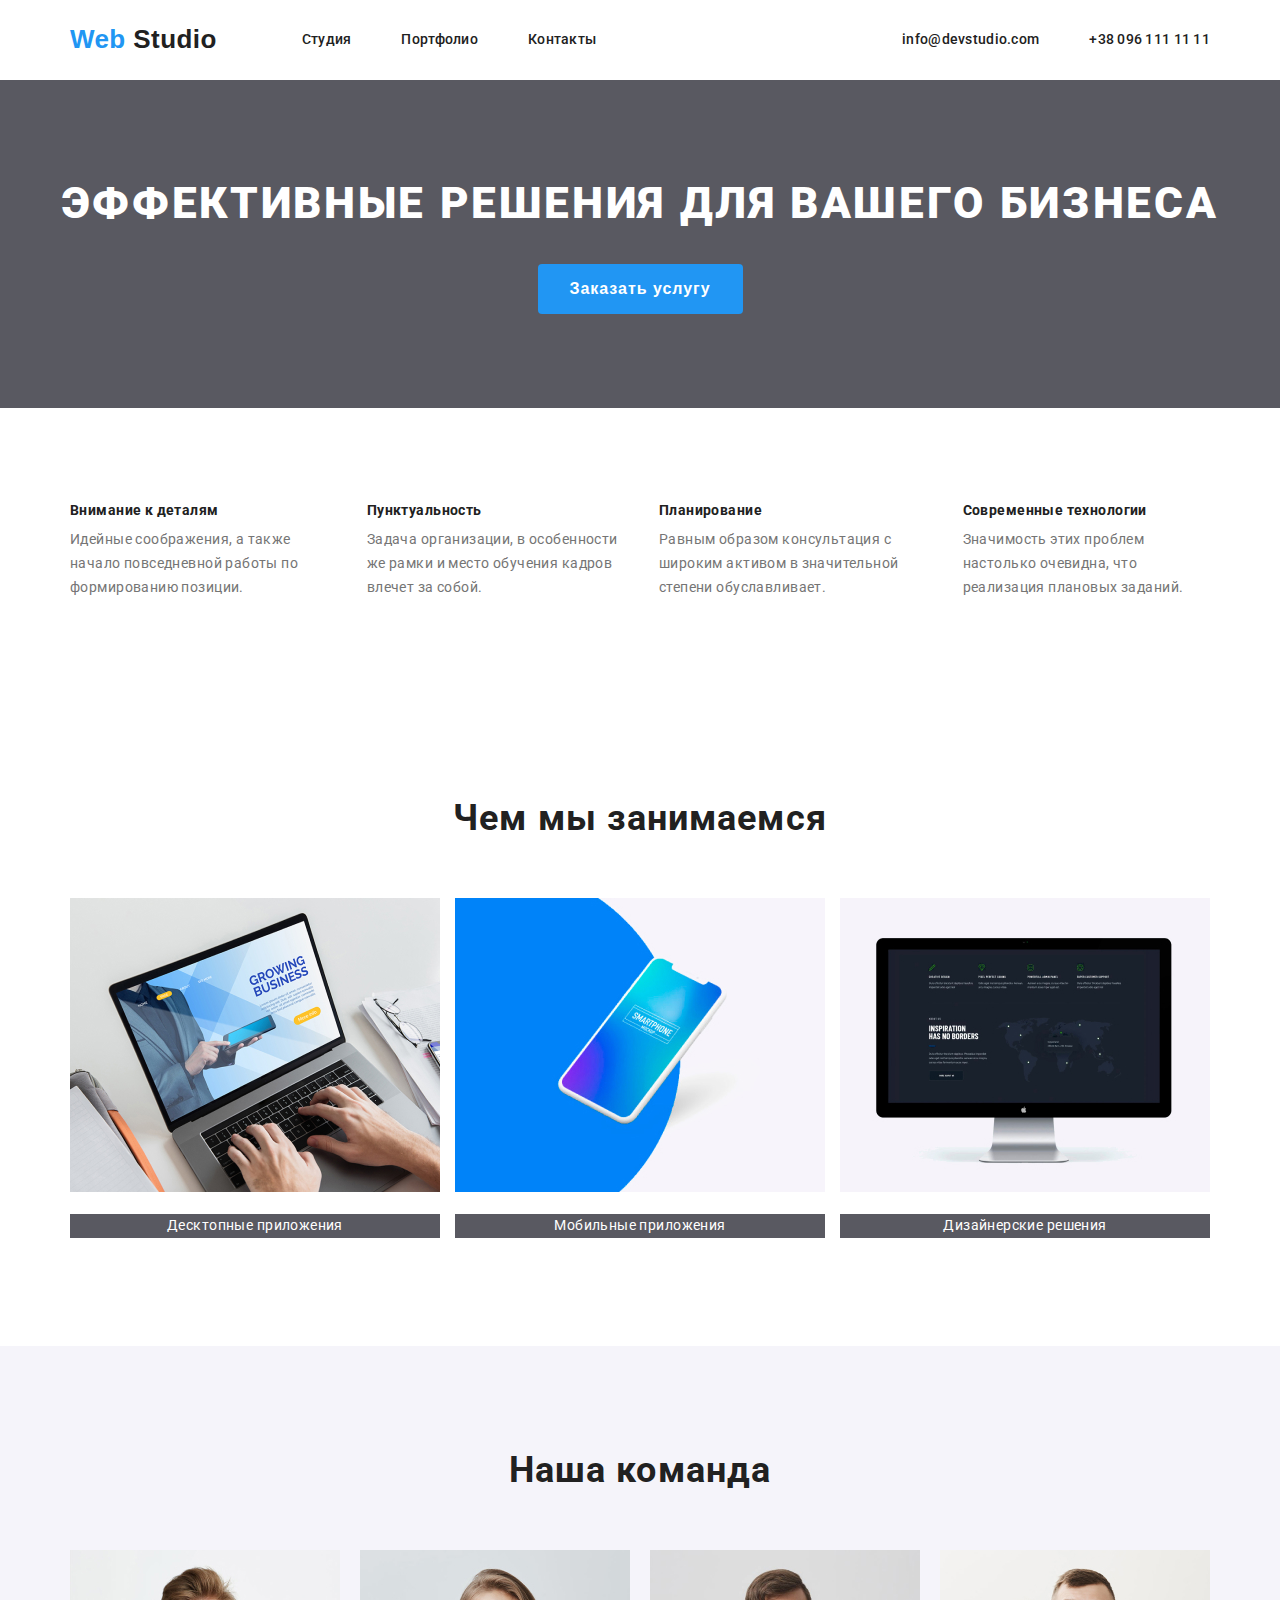
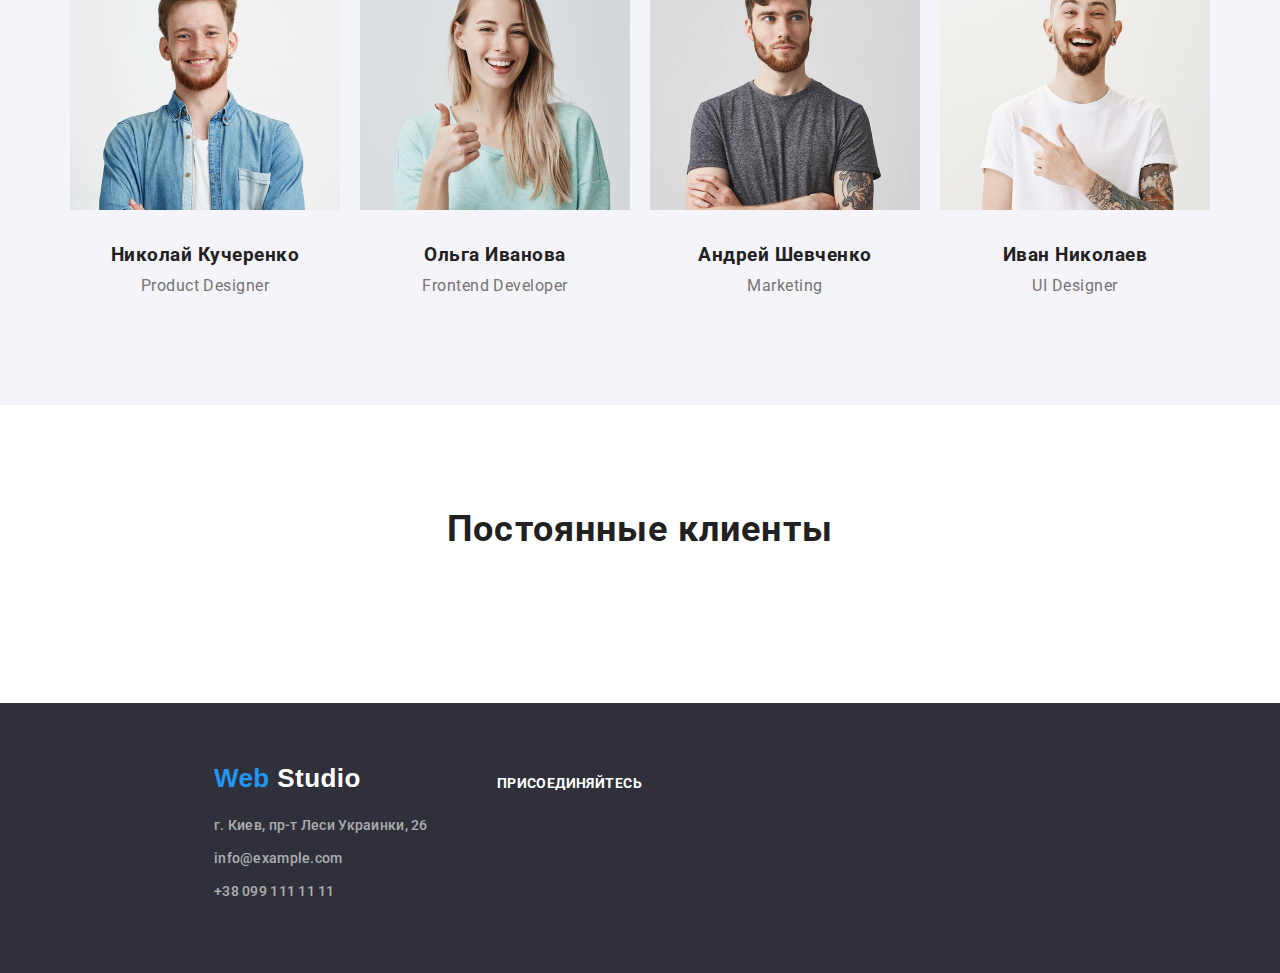
<file: index.html>
<!DOCTYPE html>
<html lang="ru">
  <head>
    <meta charset="UTF-8" />
    <meta name="viewport" content="width=device-width, initial-scale=1.0" />
    <title>Document</title>
    <link href="https://fonts.googleapis.com/css2?family=Roboto:ital,wght@0,300;0,400;0,500;0,700;0,900;1,300;1,400;1,500;1,700;1,900&display=swap" rel="stylesheet" />
    <link rel="stylesheet" href="./css/styles.css" />
  </head>

  <body>
    <header class="page-header">
      <div class="container flexbox">
      <nav class="navigation">
        <a href="./index.html" class="logo">
          <span class="web-logo">Web</span>
          Studio
        </a>
        <ul class="list menu-list">
          <li class="menu-item"><a href="" class="menu-link">Студия</a></li>
          <li class="menu-item"><a href="./portfolio.html" class="menu-link">Портфолио</a></li>
          <li class="menu-item"><a href="" class="menu-link">Контакты</a></li>
        </ul>
      </nav>

      <!--Contacs-->
      <ul class="list link flexbox">
        <li>
          <a href="mailto:info@devstudio.com" class="contacts-link mail">info@devstudio.com</a>
        </li>
        <li>
          <a href="tel:+380961111111" class="contacts-link">+38 096 111 11 11</a>
        </li>
      </ul>
    </div>
    </header>
    <!--First section-->

    <div>
      <section class="hero default-section">
        <h1 class="page-title">Эффективные решения для вашего бизнеса</h1>
        <button class="btn-studio">Заказать услугу</button>
      </section>
    </div>
    <!--Second section-->
    <section class="default-section">
      <div class="container">
      <ul class="list about-us">
        <li class="about-us-item">
          <h2 class="section-headlines">Внимание к деталям</h2>
          <p class="title-label">
            Идейные соображения, а также начало повседневной работы по формированию позиции.
          </p>
        </li>
        <li class="about-us-item">
          <h2 class="section-headlines">Пунктуальность</h2>
          <p class="title-label">
            Задача организации, в особенности же рамки и место обучения кадров влечет за собой.
          </p>
        </li>
        <li class="about-us-item">
          <h2 class="section-headlines">Планирование</h2>
          <p class="title-label">
            Равным образом консультация с широким активом в значительной степени обуславливает.
          </p>
        </li>
        <li class="about-us-item">
          <h2 class="section-headlines">Современные технологии</h2>
          <p class="title-label">
            Значимость этих проблем настолько очевидна, что реализация плановых заданий.
          </p>
        </li>
      </ul>
    </div>
    </section>
    <!--Third section-->
    <section class="default-section">
      <div class="container">
      <h2 class="section-title">Чем мы занимаемся</h2>
      <ul class="list device-info">
        <li class="device-info-link">
          <img src="./images/device/img1.jpg" alt="ноутбук на столе" width="370" />
          <p class="device-info-text">Десктопные приложения</p>
        </li>
        <li class="device-info-link">
          <img src="./images/device/img2.jpg" alt="смартфон" width="370" />
          <p class="device-info-text">Мобильные приложения</p>
        </li class="device-info-link">
        <li>
          <img src="./images/device/img3.jpg" alt="дизайн" width="370" />
          <p class="device-info-text">Дизайнерские решения</p>
        </li>
      </ul>
    </div>
    </section>
    <!--Our team!-->
    <section class="default-section background-our-team">
      <div class="container">
      <h2 class="section-title">Наша команда</h2>
      <ul class="list section-team all-team">
        <li class="all-team-command">
          <img class="all-team-photo" src="./images/team/nikolay.jpg" alt="Дизайнер Николай Кучеренко" width="270" />
          <h3 class="all-team-name">Николай Кучеренко</h3>
          <p class="professions-team">Product Designer</p>
          <ul class="list">
            <li>
              <a href="https://www.instagram.com/" target="_blank" rel="noopener noreferrer" aria-label="ссылка Instagram"></a>
            </li>
            <li>
              <a href="https://twitter.com/" target="_blank" rel="noopener noreferrer" aria-label="ссылка Twitter"></a>
            </li>
            <li>
              <a href="https://www.facebook.com/" target="_blank" rel="noopener noreferrer" aria-label="ссылка Facebook"></a>
            </li>
            <li>
              <a href="https://www.linkedin.com/" target="_blank" rel="noopener noreferrer" aria-label="ссылка Linkedin"></a>
            </li>
          </ul>
        </li>
        <li class="all-team-command">
          <img class="all-team-photo" src="./images/team/olga.jpg" alt="Фронтенд разработчик" width="270" />
          <h3 class="all-team-name">Ольга Иванова</h3>
          <p class="professions-team">Frontend Developer</p>
          <ul class="list">
            <li>
              <a href="https://www.instagram.com/" target="_blank" rel="noopener noreferrer" aria-label="ссылка Instagram"></a>
            </li>
            <li>
              <a href="https://twitter.com/" target="_blank" rel="noopener noreferrer" aria-label="ссылка Twitter"></a>
            </li>
            <li>
              <a href="https://www.facebook.com/" target="_blank" rel="noopener noreferrer" aria-label="ссылка Facebook"></a>
            </li>
            <li>
              <a href="https://www.linkedin.com/" target="_blank" rel="noopener noreferrer" aria-label="ссылка Linkedin"></a>
            </li>
          </ul>
        </li>
        <li class="all-team-command">
          <img class="all-team-photo" src="./images/team/andrey.jpg" alt="Маркетолог" width="270" />
          <h3 class="all-team-name">Андрей Шевченко</h3>
          <p class="professions-team">Marketing</p>
          <ul class="list">
            <li>
              <a href="https://www.instagram.com/" target="_blank" rel="noopener noreferrer" aria-label="ссылка Instagram"></a>
            </li>
            <li>
              <a href="https://twitter.com/" target="_blank" rel="noopener noreferrer" aria-label="ссылка Twitter"></a>
            </li>
            <li>
              <a href="https://www.facebook.com/" target="_blank" rel="noopener noreferrer" aria-label="ссылка Facebook"></a>
            </li>
            <li>
              <a href="https://www.linkedin.com/" target="_blank" rel="noopener noreferrer" aria-label="ссылка Linkedin"></a>
            </li>
          </ul>
        </li>
        <li class="all-team-command">
          <img class="all-team-photo" src="./images/team/ivan.jpg" alt="Дизайнер" width="270" />
          <h3 class="all-team-name">Иван Николаев</h3>
          <p class="professions-team">UI Designer</p>
          <ul class="list">
            <li>
              <a href="https://www.instagram.com/" target="_blank" rel="noopener noreferrer" aria-label="ссылка Instagram"></a>
            </li>
            <li>
              <a href="https://twitter.com/" target="_blank" rel="noopener noreferrer" aria-label="ссылка Twitter"></a>
            </li>
            <li>
              <a href="https://www.facebook.com/" target="_blank" rel="noopener noreferrer" aria-label="ссылка Facebook"></a>
            </li>
            <li>
              <a href="https://www.linkedin.com/" target="_blank" rel="noopener noreferrer" aria-label="ссылка Linkedin"></a>
            </li>
          </ul>
        </li>
      </ul>
    </div>
    </section>
    <!--Постоянные клиенты-->
    <section class="default-section">
      <div class="container">
      <h2 class="section-title">Постоянные клиенты</h2>
    </div>
    </section>
    <!--Footer-->
    <footer class="footer">
      <div class="adress-container">
        <a href="./index.html" class="logo logo-footer">
          <span class="web-logo">Web</span>
          <span class="logo-white"> Studio</span>
        </a>
        <address class="information-link">
          <ul class="list contacts-list">
            <li class="contacts-item">
              <a href="https://goo.gl/maps/5xj853KmicQmjz2C8" class="contacts-list-item" target="_blank" rel="noopener noreferrer">
                г. Киев, пр-т Леси Украинки, 26
              </a>
            </li>
            <li class="contacts-item">
              <a href="mailto:info@example.com" class="contacts-list-item">info@example.com</a>
            </li>
            <li class="contacts-item">
              <a href="tel:+380991111111" class="contacts-list-item">+38 099 111 11 11</a>
            </li>
          </ul>
        </address>
      </div>
      <div>
        <h2 class="join">Присоединяйтесь</h2>
        <ul class="list">
          <li>
            <a href="https://www.instagram.com/" target="_blank" rel="noopener noreferrer" aria-label="ссылка Instagram"></a>
          </li>
          <li>
            <a href="https://twitter.com/" target="_blank" rel="noopener noreferrer" aria-label="ссылка Twitter"></a>
          </li>
          <li>
            <a href="https://www.facebook.com/" target="_blank" rel="noopener noreferrer" aria-label="ссылка Facebook"></a>
          </li>
          <li>
            <a href="https://www.linkedin.com/" target="_blank" rel="noopener noreferrer" aria-label="ссылка Linkedin"></a>
          </li>
        </ul>
      </div>
    </footer>
  </body>
</html>
</file>
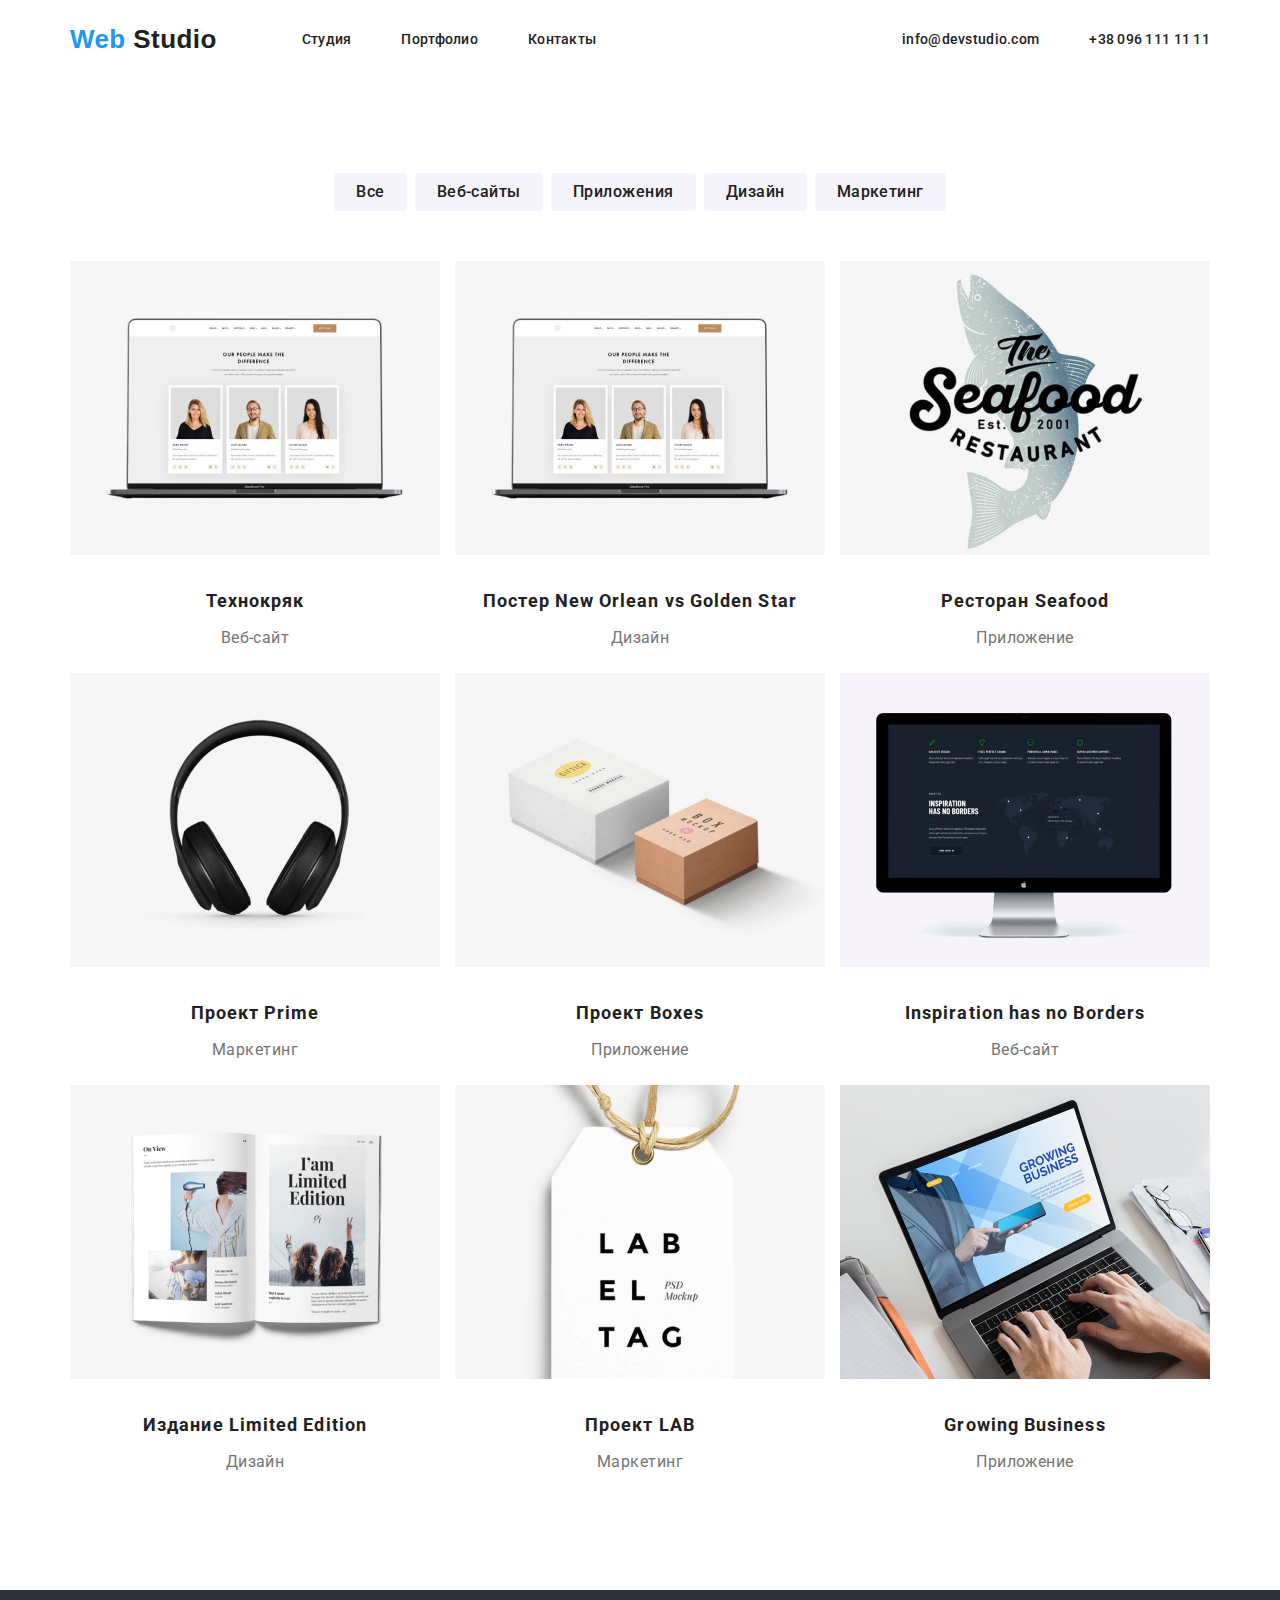
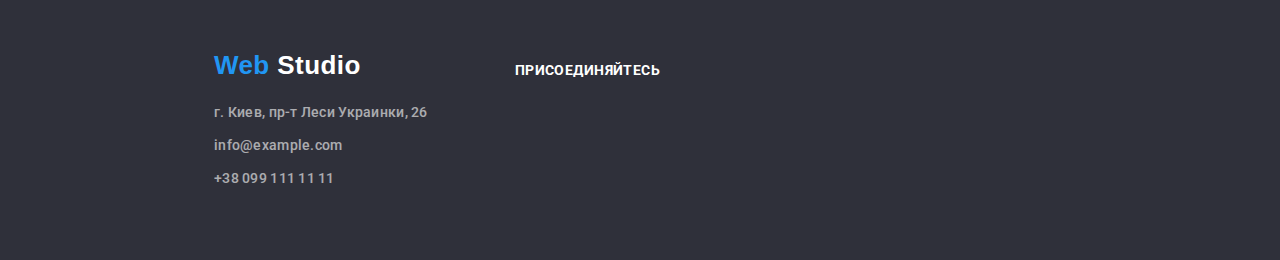
<file: portfolio.html>
<!DOCTYPE html>
<html lang="en">
  <head>
    <meta charset="UTF-8" />
    <meta name="viewport" content="width=device-width, initial-scale=1.0" />
    <title>Document</title>
    <link href="https://fonts.googleapis.com/css2?family=Roboto:ital,wght@0,300;0,400;0,500;0,700;0,900;1,300;1,400;1,500;1,700;1,900&display=swap" rel="stylesheet" />
    <link rel="stylesheet" href="./css/styles.css" />
    <link rel="stylesheet" href="./css/portfolioStyles.css" />
  </head>
  <body>
    <header class="page-header">
      <div class="container flexbox">
        <nav class="navigation">
          <a href="./index.html" class="logo">
            <span class="web-logo">Web</span>
            Studio
          </a>
          <ul class="list menu-list">
            <li class="menu-item"><a href="./index.html" class="menu-link">Студия</a></li>
            <li class="menu-item"><a href="" class="menu-link">Портфолио</a></li>
            <li class="menu-item"><a href="" class="menu-link">Контакты</a></li>
          </ul>
        </nav>

        <!--Contacs-->
        <ul class="list link flexbox">
          <li>
            <a href="mailto:info@devstudio.com" class="contacts-link mail">info@devstudio.com</a>
          </li>
          <li>
            <a href="tel:+380961111111" class="contacts-link">+38 096 111 11 11</a>
          </li>
        </ul>
      </div>
    </header>

    <main>
      <div class="container main">
        <ul class="list button-list">
          <li class="button-list-item"><button class="btn">Все</button></li>
          <li class="button-list-item"><button class="btn">Веб-сайты</button></li>
          <li class="button-list-item"><button class="btn">Приложения</button></li>
          <li class="button-list-item"><button class="btn">Дизайн</button></li>
          <li class="button-list-item"><button class="btn">Маркетинг</button></li>
        </ul>
      

      <ul class="list information">
        <li>
          <img src="./images/portfolio-images/techno.jpg" alt="техно-кряк" />
          <h2 class="title">Технокряк</h2>
          <p class="description">Веб-сайт</p>
          <p class="about-description visually-hidden">Технокряк это современная площадка распространения коронавируса. Компании используют эту платформу для цифрового шпионажа и атак на защищённые сервера конкурентов.</p>
        </li>
        <li>
          <img src="./images/portfolio-images/poster.jpg" alt="баскетбол" />
          <h2 class="title">Постер New Orlean vs Golden Star</h2>
          <p class="description">Дизайн</p>
          <p class="about-description visually-hidden">Технокряк это современная площадка распространения коронавируса. Компании используют эту платформу для цифрового шпионажа и атак на защищённые сервера конкурентов.</p>
        </li>
        <li>
          <img src="./images/portfolio-images/restaurant.jpg" alt="ресторан" />
          <h2 class="title">Ресторан Seafood</h2>
          <p class="description">Приложение</p>
          <p class="about-description visually-hidden">Технокряк это современная площадка распространения коронавируса. Компании используют эту платформу для цифрового шпионажа и атак на защищённые сервера конкурентов.</p>
        </li>
        <li>
          <img src="./images/portfolio-images/headphone.jpg" alt="наушники" />
          <h2 class="title">Проект Prime</h2>
          <p class="description">Маркетинг</p>
          <p class="about-description visually-hidden">Технокряк это современная площадка распространения коронавируса. Компании используют эту платформу для цифрового шпионажа и атак на защищённые сервера конкурентов.</p>
        </li>
        <li>
          <img src="./images/portfolio-images/boxes.jpg" alt="коробки" />
          <h2 class="title">Проект Boxes</h2>
          <p class="description">Приложение</p>
          <p class="about-description visually-hidden">Технокряк это современная площадка распространения коронавируса. Компании используют эту платформу для цифрового шпионажа и атак на защищённые сервера конкурентов.</p>
        </li>
        <li>
          <img src="./images/portfolio-images/mac.jpg" alt="ноут" />
          <h2 class="title">Inspiration has no Borders</h2>
          <p class="description">Веб-сайт</p>
          <p class="about-description visually-hidden">Технокряк это современная площадка распространения коронавируса. Компании используют эту платформу для цифрового шпионажа и атак на защищённые сервера конкурентов.</p>
        </li>
        <li>
          <img src="./images/portfolio-images/magazine.jpg" alt="журнал" />
          <h2 class="title">Издание Limited Edition</h2>
          <p class="description">Дизайн</p>
          <p class="about-description visually-hidden">Технокряк это современная площадка распространения коронавируса. Компании используют эту платформу для цифрового шпионажа и атак на защищённые сервера конкурентов.</p>
        </li>
        <li>
          <img src="./images/portfolio-images/label.jpg" alt="бирка" />
          <h2 class="title">Проект LAB</h2>
          <p class="description">Маркетинг</p>
          <p class="about-description visually-hidden">Технокряк это современная площадка распространения коронавируса. Компании используют эту платформу для цифрового шпионажа и атак на защищённые сервера конкурентов.</p>
        </li>
        <li>
          <img src="./images/portfolio-images/notebook.jpg" alt="ноут" />
          <h2 class="title">Growing Business</h2>
          <p class="description">Приложение</p>
          <p class="about-description visually-hidden">Технокряк это современная площадка распространения коронавируса. Компании используют эту платформу для цифрового шпионажа и атак на защищённые сервера конкурентов.</p>
        </li>
      </ul>
    </main>
    <footer class="footer">
      <div class="adress-container">
        <a href="./index.html" class="logo footer-logo">
          <span class="web-logo">Web</span>
          <span class="logo-white"> Studio</span>
        </a>
        <address class="information-link">
          <ul class="list contacts-list">
            <li class="contacts-item">
              <a href="https://goo.gl/maps/5xj853KmicQmjz2C8" class="contacts-list-item" target="_blank" rel="noopener noreferrer">
                г. Киев, пр-т Леси Украинки, 26
              </a>
            </li>
            <li class="contacts-item">
              <a href="mailto:info@example.com" class="contacts-list-item">info@example.com</a>
            </li>
            <li class="contacts-item">
              <a href="tel:+380991111111" class="contacts-list-item">+38 099 111 11 11</a>
            </li>
          </ul>
        </address>
      </div>
      <div>
        <h2 class="join">Присоединяйтесь</h2>
        <ul class="list">
          <li>
            <a href="https://www.instagram.com/" target="_blank" rel="noopener noreferrer" aria-label="ссылка Instagram"></a>
          </li>
          <li>
            <a href="https://twitter.com/" target="_blank" rel="noopener noreferrer" aria-label="ссылка Twitter"></a>
          </li>
          <li>
            <a href="https://www.facebook.com/" target="_blank" rel="noopener noreferrer" aria-label="ссылка Facebook"></a>
          </li>
          <li>
            <a href="https://www.linkedin.com/" target="_blank" rel="noopener noreferrer" aria-label="ссылка Linkedin"></a>
          </li>
        </ul>
      </div>
    </div>
    </footer>
  </body>
</html>
</file>
<file: css/styles.css>
html {
  box-sizing: border-box;
}

*,
*::before,
*::after {
  box-sizing: inherit;
}

:root {
  --primary-text-color: #212121;
  --secondary-text-color: #757575;
  --accent-text-color: #2196f3;
  --white-color: #ffffff;
}

/* цвет основного шрифта #212121; */
/* вторичный цвет #757575; */
/* белый цвет #FFFFFF; */
/* акцент "Лого" #2196F3; */
/* вторичный цвет фона #F5F4FA; */

body {
  font-family: 'Roboto', sans-serif;
  font-size: 14px;
  line-height: 1.714;
  letter-spacing: 0.03em;
  color: var(--secondary-text-color);
  margin: 0;
}

.list {
  padding: 0;
  margin: 0;
  list-style: none;
}

/* контейнер лого */

.container {
  margin-left: auto;
  margin-right: auto;
  width: 1170px;
  padding-left: 15px;
  padding-right: 15px;
  /* outline: 2px solid lime; */
}

/* hover link */

.page-header {
  padding-top: 24px;
  padding-bottom: 25px;
}

.logo {
  margin-right: 85px;
  text-decoration: none;
  font-family: 'Raleway', sans-serif;
  font-style: normal;
  font-weight: bold;
  font-size: 26px;
  line-height: 1.192;
  color: var(--primary-text-color);
}

.web-logo {
  color: var(--accent-text-color);
}

.logo-white {
  color: var(--white-color);
}

.navigation {
  display: flex;
  align-items: center;
}

.menu-list {
  display: flex;
}

.menu-item:not(:last-child) {
  margin-right: 50px;
}

.menu-link,
.contacts-link {
  font-weight: 500;
  font-size: 14px;
  line-height: 1.142;
  letter-spacing: 0.02em;
  color: var(--primary-text-color);
  text-decoration: none;
}

.link .mail {
  margin-right: 50px;
}

.contacts-list-item {
  font-weight: 500;
  font-size: 14px;
  line-height: 1.142;
  letter-spacing: 0.02em;
  color: var(--white-color);
  text-decoration: none;
  opacity: 0.6;
}

.menu-link:hover,
.menu-link:focus {
  color: var(--accent-text-color);
}

.contacts-link:hover,
.contacts-link:focus {
  color: var(--accent-text-color);
}

.contacts-list-item:hover,
.contacts-list-item:focus {
  opacity: 1;
}

.contacts-number {
  font-weight: 500;
  font-size: 14px;
  line-height: 1.142;
  letter-spacing: 0.02em;
  text-decoration: none;
  color: var(--secondary-text-color);
}

.flexbox {
  display: flex;
  justify-content: space-between;
  align-items: center;
}

.page-title {
  margin-top: 0;
  margin-bottom: 30px;
  font-family: 'Roboto', sans-serif;
  font-weight: 900;
  font-size: 44px;
  line-height: 1.36;
  text-align: center;
  letter-spacing: 0.06em;
  text-transform: uppercase;
  color: var(--white-color);
}

/* First section text&button */

.btn-studio {
  /* display: inline-block; */
  margin: 0 auto;
  min-width: 200px;
  border-radius: 4px;
  border: none;
  outline: none;
  background: var(--accent-text-color);
  padding: 10px 32px;
  font-weight: 700;
  font-size: 16px;
  line-height: 1.875;
  display: flex;
  align-items: center;
  text-align: center;
  letter-spacing: 0.06em;
  text-decoration: none;
  color: var(--white-color);
}

.btn-studio:hover {
  background: var(--white-color);
  color: var(--accent-text-color);
}

.about-us-item:not(:last-child) {
  margin-right: 30px;
}

.title-label {
  margin-bottom: 0;
  margin-top: 0;
  font-weight: 400;
  font-size: 14px;
  line-height: 1.714;
  letter-spacing: 0.03em;
  color: var(--secondary-text-color);
}

.about-us {
  display: flex;
}

/* Заголовки секций */

/* .no-padding {
  padding-left: 0;
  padding-right: 0;
} */

.default-section {
  padding-top: 94px;
  padding-bottom: 94px;
}

.background-our-team {
  background-color: #f5f4fa;
}

.section-title {
  margin-top: 0;
  margin-bottom: 50px;
  font-family: 'Roboto', sans-serif;
  font-weight: 700;
  font-size: 36px;
  line-height: 1.667;
  text-align: center;
  letter-spacing: 0.03em;
  color: var(--primary-text-color);
}

.device-info {
  display: flex;
  justify-content: space-between;
}

.all-team:not(:last-child) {
  margin-right: 30px;
}

.device-info-text {
  color: var(--white-color);
  background-color: rgba(47, 48, 58, 0.8);
  text-align: center;
}

/* Заголовки команды */

.all-team {
  display: flex;
  flex-wrap: wrap;
  justify-content: space-between;
}

.section-team {
  font-weight: 500;
  font-size: 16px;
  line-height: 1.187;
  letter-spacing: 0.03em;
  color: var(--primary-text-color);
}

/* специальность команды */

.all-team-photo {
  margin-bottom: 30px;
}

.all-team-name {
  text-align: center;
  margin-bottom: 10px;
  margin-top: 0;
}

.professions-team {
  margin-top: 0;
  margin-bottom: 16px;
  text-align: center;
  font-weight: 400;
  font-size: 16px;
  line-height: 1.187;
  letter-spacing: 0.03em;
  color: var(--secondary-text-color);
}

/* Заголовки к тексу (2 секция) */

.section-headlines {
  margin-top: 0;
  margin-bottom: 10px;
  font-size: 14px;
  line-height: 1.142;
  letter-spacing: 0.03em;
  color: var(--primary-text-color);
}

.join {
  font-family: 'Roboto', sans-serif;
  font-style: normal;
  font-weight: bold;
  font-size: 14px;
  line-height: 1.142;
  letter-spacing: 0.03em;
  text-transform: uppercase;
  color: var(--white-color);
}

.description {
  font-family: Roboto;
  font-style: normal;
  font-weight: normal;
  font-size: 16px;
  line-height: 1.875;
  letter-spacing: 0.03em;
  color: var(--secondary-text-color);
}

.about-description {
  font-family: Roboto;
  font-style: normal;
  font-weight: normal;
  font-size: 18px;
  line-height: 1.555;
  letter-spacing: 0.03em;
  color: var(--white-color);
  background-color: rgba(33, 150, 243, 0.9);
}

.information-link {
  font-style: normal;
}

.hero {
  background: rgba(47, 48, 58, 0.8);
}

.footer {
  padding: 60px 0 60px 214px;
  display: flex;
  background: #2f303a;
}

.adress-container {
  margin-right: 69px;
}

.logo-footer {
  display: inline-block;
  margin: 0 0 20px 0;
}

.footer .contacts-item {
  margin-bottom: 9px;
}
</file>
<file: css/portfolioStyles.css>
:root {
  --primary-text-color: #212121;
  --secondary-text-color: #757575;
  --accent-text-color: #2196f3;
  --white-color: #ffffff;
}

.container {
  margin-left: auto;
  margin-right: auto;
  width: 1170px;
  padding-left: 15px;
  padding-right: 15px;
  /* outline: 2px solid lime; */
}

/* цвет основного шрифта #212121; */
/* вторичный цвет #757575; */
/* белый цвет #FFFFFF; */
/* акцент "Лого" #2196F3; */
/* вторичный цвет фона #F5F4FA; */

body {
  font-family: 'Roboto', sans-serif;
  font-size: 14px;
  line-height: 1.714;
  letter-spacing: 0.03em;
  color: var(--secondary-text-color);
  margin: 0;
  padding-top: 0;
}

.main {
  padding-top: 93px;
  padding-bottom: 93px;
}

.button-list {
  justify-content: center;
  display: flex;
  text-align: center;
  margin-bottom: 50px;
}

.button-list .btn {
  font-family: 'Roboto', sans-serif;
  font-style: normal;
  font-weight: 500;
  font-size: 16px;
  line-height: 1.625;
  letter-spacing: 0.03em;
  color: var(--primary-text-color);
}

.button-list .button-list-item {
  margin-right: 8px;
}

.button-list .button-list-item:last-child {
  margin-right: 0;
}


.btn {
  display: flex;
  border: none;
  padding: 6px 22px;
  border-radius: 4px;
  background-color: #f5f4fa;
}

.btn:hover {
  color: var(--white-color);
  background: var(--accent-text-color);
}

.information {
  display: flex;
  flex-wrap: wrap;
  justify-content: space-between
}

.description {
  margin-top: 0;
  margin-bottom: 20px;
  text-align: center;
}

.title {
  margin-top: 20px;
  margin-bottom: 4px;
  text-align: center;
  font-family: 'Roboto', sans-serif;
  font-style: normal;
  font-weight: bold;
  font-size: 18px;
  line-height: 36px;
  letter-spacing: 0.06em;

  color: var(--primary-text-color);
}

.footer-logo {
  display: inline-block;
  margin-bottom: 20px;
}

.visually-hidden {
  position: absolute !important;
  clip: rect(1px 1px 1px 1px);
  /* IE6, IE7 */
  clip: rect(1px, 1px, 1px, 1px);
  padding: 0 !important;
  border: 0 !important;
  height: 1px !important;
  width: 1px !important;
  overflow: hidden;
}
</file>
